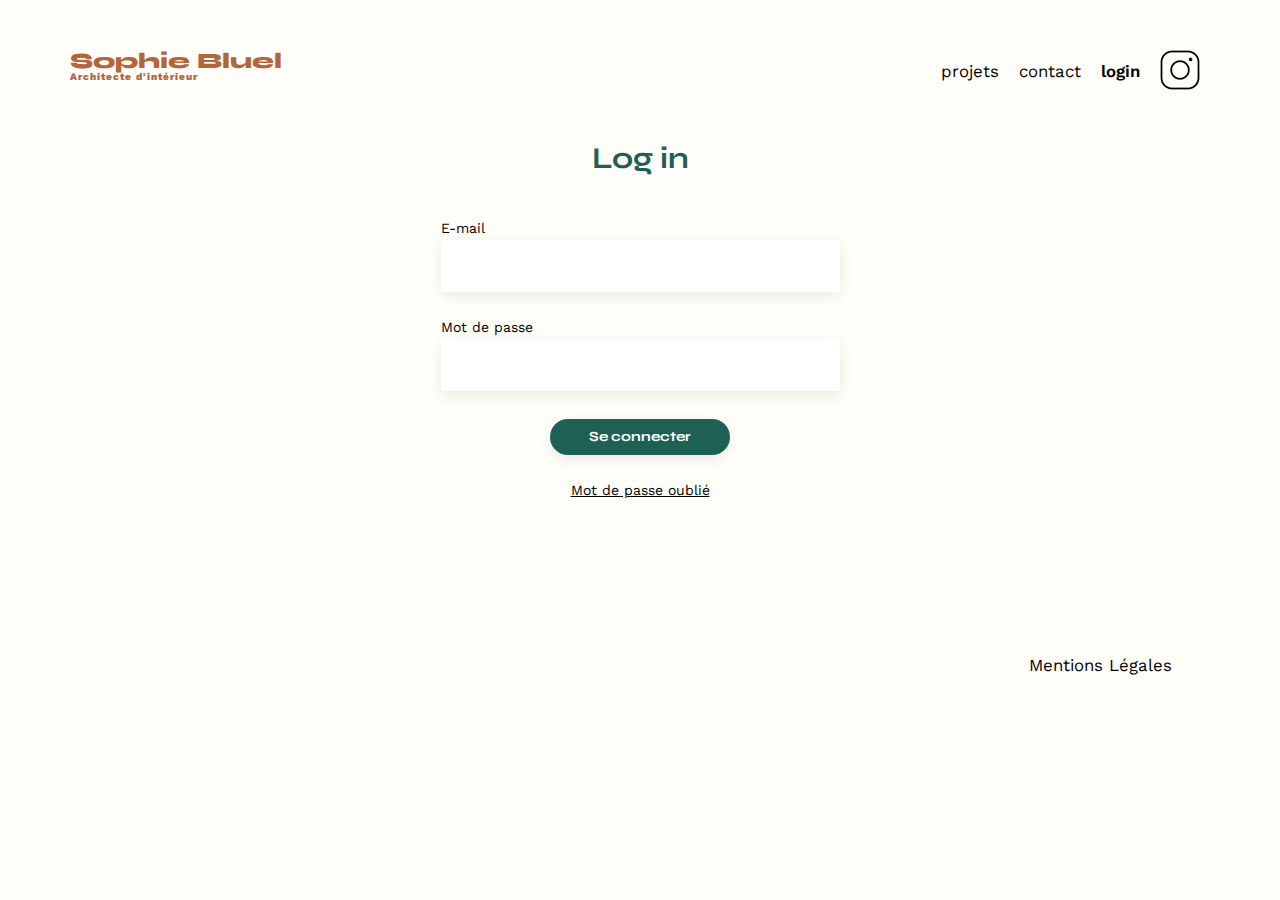
<file: login.html>
<!DOCTYPE html>
<html lang="fr">
<head>
	<meta charset="UTF-8">
	<title>Sophie Bluel - Architecte d'intérieur</title>
	<meta name="viewport" content="width=device-width, initial-scale=1.0">
	<link rel="preconnect" href="https://fonts.googleapis.com">
	<link rel="preconnect" href="https://fonts.gstatic.com" crossorigin>
	<link href="https://fonts.googleapis.com/css2?family=Syne:wght@700;800&family=Work+Sans&display=swap" rel="stylesheet">
	<meta name="description" content="">
	<link rel="stylesheet" href="./assets/style.css">
</head>
<body>
    <header>
        <h1>Sophie Bluel <span>Architecte d'intérieur</span></h1>
        <nav>
            <ul>
                <li>projets</li>
                <li>contact</li>
                <li class="selected">login</li>
                <li><img src="./assets/icons/instagram.png" alt="Instagram"></li>
            </ul>
        </nav>
    </header>
    <main>
        <section id="login" class="login__section">
            <h2 class="login__title">Log in</h2>
            <form class="login__form" action="#" method="post">
                <label for="email">E-mail</label>
                <input type="text" name="email" id="email">
                <label for="password">Mot de passe</label>
                <input type="password" name="password" id="password">
                <input class="login__submit" type="submit" value="Se connecter">
            </form>
            <a href="#" class="login__miss-password">Mot de passe oublié</a>
        </section>
    </main>
    <footer>
        <nav>
            <ul>
                <li>Mentions Légales</li>
            </ul>
        </nav>
    </footer>
    <script type="module" src="js/script.js"></script>
</body>
</html>
</file>
<file: assets/style.css>
/* http://meyerweb.com/eric/tools/css/reset/
   v2.0 | 20110126
   License: none (public domain)
*/

html, body, div, span, applet, object, iframe,
h1, h2, h3, h4, h5, h6, p, blockquote, pre,
a, abbr, acronym, address, big, cite, code,
del, dfn, em, img, ins, kbd, q, s, samp,
small, strike, strong, sub, sup, tt, var,
b, u, i, center,
dl, dt, dd, ol, ul, li,
fieldset, form, label, legend,
table, caption, tbody, tfoot, thead, tr, th, td,
article, aside, canvas, details, embed,
figure, figcaption, footer, header, hgroup,
menu, nav, output, ruby, section, summary,
time, mark, audio, video {
	margin: 0;
	padding: 0;
	border: 0;
	font-size: 100%;
	font: inherit;
	vertical-align: baseline;
}
/* HTML5 display-role reset for older browsers */
article, aside, details, figcaption, figure,
footer, header, hgroup, menu, nav, section {
	display: block;
}
body {
	line-height: 1;
}
ol, ul {
	list-style: none;
}
blockquote, q {
	quotes: none;
}
blockquote:before, blockquote:after,
q:before, q:after {
	content: '';
	content: none;
}
table {
	border-collapse: collapse;
	border-spacing: 0;
}
/** end reset css**/
body {
	max-width: 1140px;
	margin:auto;
	font-family: 'Work Sans' ;
	font-size: 14px;
	background-color: #fffef8;
}
header {
	display: flex;
	justify-content: space-between;
	margin: 50px 0
}
section {
	margin: 50px 0
}
a{
	text-decoration: none;
	color: inherit;
}
h1{
	display: flex;
	flex-direction: column;
	font-family: 'Syne';
	font-size: 22px;
	font-weight: 800;
	color: #B1663C
}

h1 > span {
	font-family: 'Work Sans';
	font-size:10px;
	letter-spacing: 0.1em;
;
}

h2{
	font-family: 'Syne';
	font-weight: 700;
	font-size: 30px;
	color: #1D6154
}
nav ul {
	display: flex;
	align-items: center;
	list-style-type: none;

}
nav li {
	padding: 0 10px;
	font-size: 1.2em;
	cursor: pointer;
}
nav li.selected{
	color: black;
	font-weight: 600;
}

li:hover {
	color: #B1663C;
}
#introduction {
	display: flex;
	align-items: center;
}
#introduction figure {
	flex: 1
}
#introduction img {
	display: block;
	margin: auto;
	width: 80%;
}

#introduction article {
	flex: 1
}
#introduction h2 {
	margin-bottom: 1em;
}

#introduction p {
	margin-bottom: 0.5em;
}
#portfolio{
	margin-top: 10rem;
}
#portfolio h2 {
	display: flex;
	flex-direction: row;
	justify-content: center;
	align-items: center;
	text-align: center;
	margin-bottom: 2em;

}
.filter{
	display: flex;
	flex-direction: row;
	justify-content: center;
	align-items: center;
	gap: 1rem;
	margin: 3em 0rem;
}
.filter__item{
	display: flex;
	align-items: center;
	height: 37px;
	border-radius: 60px;
	font-family: 'Syne';
	font-weight: 700;
	font-size: 16px;
	color: #1D6154;
	border: 1px solid #1D6154;
	padding: 0rem 1rem;
	cursor: pointer;
	transition: all ease-in-out 200ms;
}
.filter__item.filter__item--selected{
	color: white;
	background-color: #1D6154;
}
.gallery {
	width: 100%;
	display: grid;
	grid-template-columns: 1fr 1fr 1fr;
	grid-column-gap: 20px;
	grid-row-gap: 20px;
}

.gallery img {
	width: 100%;

}
#contact, #login{
	width: 50%;
	margin: auto;
}
#contact > * {
	text-align: center;

}
#contact h2, #login h2{
	margin-bottom: 20px;
}
#contact form, #login form{
	text-align: left;
	margin-top:30px;
	display: flex;
	flex-direction: column;
}

#contact input, #login input, .add-photo > input, select{
	height: 50px;
	font-size: 1.2em;
	border: none;
	box-shadow: 0px 4px 14px rgba(0, 0, 0, 0.09);
}
#contact label{
	margin: 2em 0 1em 0;
}
#contact textarea, #login textarea{
	border: none;
	box-shadow: 0px 4px 14px rgba(0, 0, 0, 0.09);
}

input[type="submit"]{
	font-family: 'Syne';
	font-weight: 700;
	color: white;
	background-color: #1D6154;
	margin : 2em auto ;
	width: 180px;
	text-align: center;
	border-radius: 60px ;
}
.login__title{
	color: #1D6154;
	font-size: 30px;
	font-weight: 700;
}
#login{
	display: flex;
	flex-direction: column;
	align-items: center;
	width: 100%;
	margin-bottom: 10rem;
}
#login input.login__submit{
	height: 36px;
	font-size: 14px;
	cursor: pointer;
}
#login .login__form{
	margin-top: 0px;
	width: 35%;
}
#login label{
	margin: 2em 0em 5px 0em;
}
.login__miss-password{
	text-decoration: underline;
}
footer nav ul {
	display: flex;
	justify-content: flex-end;
	margin: 2em
}
.error-mail__text{
	display: block;
	color: red;
	font-weight: 900;
	margin-top: 0.5rem;
}
#email.error-mail__input{
	border: 2px solid red;
	border-radius: 4px;
	background-color: rgb(255, 0, 0, 0.5);
}
.error-login{
	color: red;
	font-weight: 900;
	text-align: center;
}
.edit-mode__header{
	display: flex;
	flex-direction: row;
	justify-content: center;
	align-items: center;
	gap: 0.6rem;
	color: white;
	background-color: black; 
	width:100%;
	height: 60px;
}
.btn-edit{
	gap: 0.4rem;
	font-size: 14px;
	color: black;
	font-weight: 400;
	font-family: 'Work Sans';
	margin-left: 1rem;
	cursor: pointer;
	position: relative;
	left: 9.5rem;
}
.btn-edit i{
	margin-right: 0.3rem;
}
.display-none{
	display: none;
}
#portfolio h2 span:first-child{
	position: absolute;
}
.modal{
	visibility: hidden;
	position: fixed;
	z-index: 995;
	top: 0;
	left: 0;
	width: 100%;
	height: 100%;
	overflow: auto;
	background-color: rgb(0, 0, 0, 0.4);
	display: flex;
	align-items: center;
	justify-content: center;
}
.modal.active{
	visibility: visible;
}
.hidden{
	visibility: hidden;
}
.background-click{
	position: absolute;
	top: 0;
	left: 0;	
	height: 100%;
	width: 100%;
	z-index: 996;
}
.modal-content{
	z-index: 997;
	width: 630px;
	height: 80%;
	min-height: 640px;
	max-height: 688px;
	background-color: #FFFFFF;
	border-radius: 10px;
	display: flex;
	flex-direction: column;
	justify-content: space-between;
}
.modal-header{
	height: 10%;
	display: flex;
	flex-direction: row;
	justify-content: space-between;
	align-items: center;
	margin: 1rem 2rem 0px 2rem;
}
.modal-body{
	height: 100%;
	width: 75%;
	margin-left: auto;
	margin-right: auto;
	text-align: center;
	padding: 1.2rem 0 0.5rem 0rem;
	scrollbar-width: none;
}
.modal-body h2{
	font-family: 'Work Sans';
	color: black;
	font-weight: 400;
	font-size: 26px;
	margin-bottom: 2rem;
}
.modal__gallery{
	display: grid;
	grid-template-columns: repeat(5, 1fr);
	/*grid-auto-rows: 100px;*/
	column-gap: 0.5rem;
	row-gap: 1.5rem;
}
.modal__gallery div img{
	width: 100%;
	height: 100%;
	object-fit: cover;
}
.modal__gallery div{
	position: relative;
}
.modal__gallery .delete{
	display: flex;
	justify-content: center;
	align-items: center;
	position: absolute;
	top: 0;
	right: 0;
	width: 20px;
	height: 20px;
	margin: 5px 5px 0px 0px;
	border-radius: 2px;
	color: white;
	background-color: black;
	cursor: pointer;
}
.modal-footer{
	height: 30%;
	display: flex;
	align-items: center;
	justify-content: center;
	width: 75%;
	margin-left: auto;
	margin-right: auto;
	border-top: solid 1px #B3B3B3;
}
.modal-footer button{
	height: 36px;
	font-size: 14px;
	cursor: pointer;
	font-family: 'Syne';
	font-weight: 700;
	color: white;
	background-color: #1D6154;
	margin : 2em auto ;
	width: 237px;
	text-align: center;
	border-radius: 60px ;
	border: unset;
	position: absolute;
}
.fa-xmark, .fa-arrow-left{
	cursor: pointer;
}
.modal__add-Gallery{
	height: 100%;
}
.add-photo{
	display: flex;
	flex-direction: column;
	text-align: start;
}
input[type="file"]{
	display: none;
}
.upload-photo{
	background-color: #e8f1f6;
	height: 169px;
	border-radius: 3px;
	margin-bottom: 2rem;
}
.preview{
	display: flex;
	justify-content: center;
	align-items: center;
	height: 100%;
}
.preview img{
	height: 100%;
	object-fit: cover;
}
.upload-photo .void{
	display: flex;
	flex-direction: column;
	justify-content: center;
	align-items: center;
	height: 100%;
}
.void i{
	font-size: 76px;
	color: #CBD6DC;
	margin-bottom: 0.5rem;
}
.void .void__btn-add{
	height: 36px;
	background-color: #CBD6DC;
	border-radius: 50px;
	width: 50%;
	max-width: 180px;
	display: flex;
	justify-content: center;
	align-items: center;
	font-size: 14px;
	color: #306685;
	font-weight: 600;
	margin-bottom: 0.5rem;
	cursor: pointer;
}
.void .void__info{
	font-size: 10px;
	font-weight: 400;
}

.add-photo label[for="title"], .add-photo label[for="categorie"]{
	margin-bottom: 0.5rem;
}
.add-photo #title{
	margin-bottom: 1rem;
}
.add-photo #categorie{
	border-radius: 0;
	appearance: none;	
	width: 100%;
}
.add-photo label[for="categorie"] + div{
	position: relative;
}
.add-photo label[for="categorie"] + div::before{
	position: absolute;
	right: 2rem;
	top: 50%;	
	content: '\f078';
	transform: translateY(-50%);
	font-size: 12px;
	font-family: 'Font Awesome 5 Free';
	font-weight: 900;
	color: #6C6C6C;
}
.add-photo > #title, #categorie{
	padding: 0 1rem 0 1rem;
	font-weight: 300;
}
</file>
